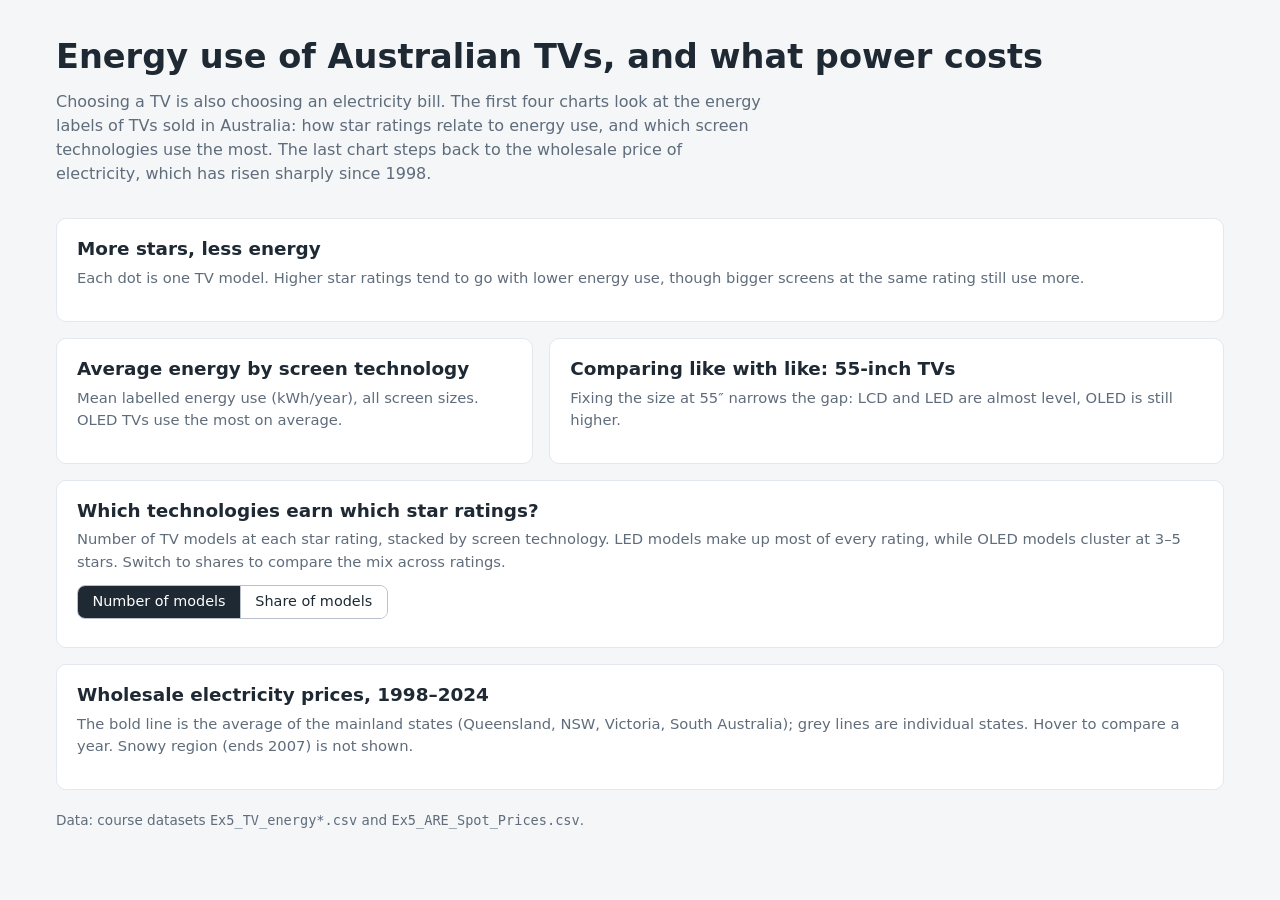
<file: index.html>
<!DOCTYPE html>
<html lang="en">
<head>
  <meta charset="UTF-8">
  <meta name="viewport" content="width=device-width, initial-scale=1">
  <title>TV Energy Use &amp; Electricity Prices</title>
  <link rel="stylesheet" href="css/style.css">
</head>
<body>
  <div class="container">
    <header>
      <h1>Energy use of Australian TVs, and what power costs</h1>
      <p class="intro">
        Choosing a TV is also choosing an electricity bill. The first four charts look at the
        energy labels of TVs sold in Australia: how star ratings relate to energy use, and which
        screen technologies use the most. The last chart steps back to the wholesale
        price of electricity, which has risen sharply since 1998.
      </p>
      <div class="legend-container" aria-label="Screen technology legend"></div>
    </header>

    <main>
      <section class="card span-12">
        <h2>More stars, less energy</h2>
        <p class="desc">Each dot is one TV model. Higher star ratings tend to go with lower energy use, though bigger screens at the same rating still use more.</p>
        <div id="scatter" class="chart"></div>
      </section>

      <section class="card span-5">
        <h2>Average energy by screen technology</h2>
        <p class="desc">Mean labelled energy use (kWh/year), all screen sizes. OLED TVs use the most on average.</p>
        <div id="donut" class="chart"></div>
      </section>

      <section class="card span-7">
        <h2>Comparing like with like: 55-inch TVs</h2>
        <p class="desc">Fixing the size at 55&Prime; narrows the gap: LCD and LED are almost level, OLED is still higher.</p>
        <div id="bar" class="chart"></div>
      </section>

      <section class="card span-12">
        <h2>Which technologies earn which star ratings?</h2>
        <p class="desc">
          Number of TV models at each star rating, stacked by screen technology. LED models make up most of every
          rating, while OLED models cluster at 3&ndash;5 stars. Switch to shares to compare the mix across ratings.
        </p>
        <div id="stacked-toggle" class="toggle" role="group" aria-label="Chart view">
          <button type="button" data-mode="count" class="active" aria-pressed="true">Number of models</button>
          <button type="button" data-mode="share" aria-pressed="false">Share of models</button>
        </div>
        <div id="stacked" class="chart"></div>
      </section>

      <section class="card span-12">
        <h2>Wholesale electricity prices, 1998&ndash;2024</h2>
        <p class="desc">
          The bold line is the average of the mainland states (Queensland, NSW, Victoria, South Australia);
          grey lines are individual states. Hover to compare a year. Snowy region (ends 2007) is not shown.
        </p>
        <div id="line" class="chart"></div>
      </section>
    </main>

    <footer>Data: course datasets <code>Ex5_TV_energy*.csv</code> and <code>Ex5_ARE_Spot_Prices.csv</code>.</footer>
  </div>

  <div id="tooltip" role="tooltip"></div>

  <script src="https://d3js.org/d3.v7.min.js"></script>
  <script src="js/shared-constants.js"></script>
  <script src="js/legend.js"></script>
  <script src="js/scatter.js"></script>
  <script src="js/donut.js"></script>
  <script src="js/bar.js"></script>
  <script src="js/stacked.js"></script>
  <script src="js/line.js"></script>
  <script src="js/load-data.js"></script>
</body>
</html>
</file>
<file: css/style.css>
:root { --ink:#1f2933; --muted:#5f6c7b; --bg:#f4f6f8; --card:#fff; --line:#e3e8ee; }
* { box-sizing: border-box; }
body { margin:0; font-family: system-ui, -apple-system, "Segoe UI", sans-serif; color:var(--ink); background:var(--bg); line-height:1.5; }
.container { max-width:1200px; margin:0 auto; padding:0 1rem 2rem; }
header { padding:2rem 0 1rem; }
h1 { margin:0 0 .5rem; font-size:clamp(1.5rem, 3vw, 2.1rem); }
.intro { max-width:70ch; color:var(--muted); margin:0 0 1rem; }
main { display:grid; grid-template-columns:repeat(12, 1fr); gap:1rem; }
.card { background:var(--card); border:1px solid var(--line); border-radius:10px; padding:1rem 1.25rem 1.25rem; min-width:0; }
.card h2 { margin:0 0 .25rem; font-size:1.15rem; }
.desc { margin:0 0 .75rem; color:var(--muted); font-size:.92rem; }
.span-12 { grid-column:span 12; } .span-7 { grid-column:span 7; } .span-5 { grid-column:span 5; }
@media (max-width:820px) { .span-7, .span-5 { grid-column:span 12; } }

.chart svg { display:block; width:100%; height:auto; }
.chart svg text { font-family:inherit; }
.axis text { font-size:13px; fill:var(--muted); }
.axis path, .axis line { stroke:#b8c1cc; }
.axis-title { font-size:13px; fill:var(--ink); }
.gridline { stroke:var(--line); }

.legend-container { display:flex; flex-wrap:wrap; gap:.4rem 1.25rem; font-size:.92rem; }
.legend-item { display:inline-flex; align-items:center; gap:.4rem; }
.legend-swatch { width:12px; height:12px; border-radius:3px; display:inline-block; }

#tooltip { position:fixed; pointer-events:none; opacity:0; background:rgba(31,41,51,.94); color:#fff;
           padding:6px 10px; border-radius:6px; font-size:12.5px; line-height:1.4; z-index:10; transition:opacity .08s; max-width:240px; }
footer { margin-top:1.25rem; color:var(--muted); font-size:.85rem; }

.toggle { display:inline-flex; margin:0 0 .5rem; border:1px solid #b8c1cc; border-radius:8px; overflow:hidden; }
.toggle button { font:inherit; font-size:.9rem; padding:.35rem .9rem; border:0; background:#fff; color:var(--ink); cursor:pointer; }
.toggle button + button { border-left:1px solid #b8c1cc; }
.toggle button.active { background:var(--ink); color:#fff; }
.toggle button:focus-visible { outline:3px solid #0072B2; outline-offset:-3px; }
</file>
